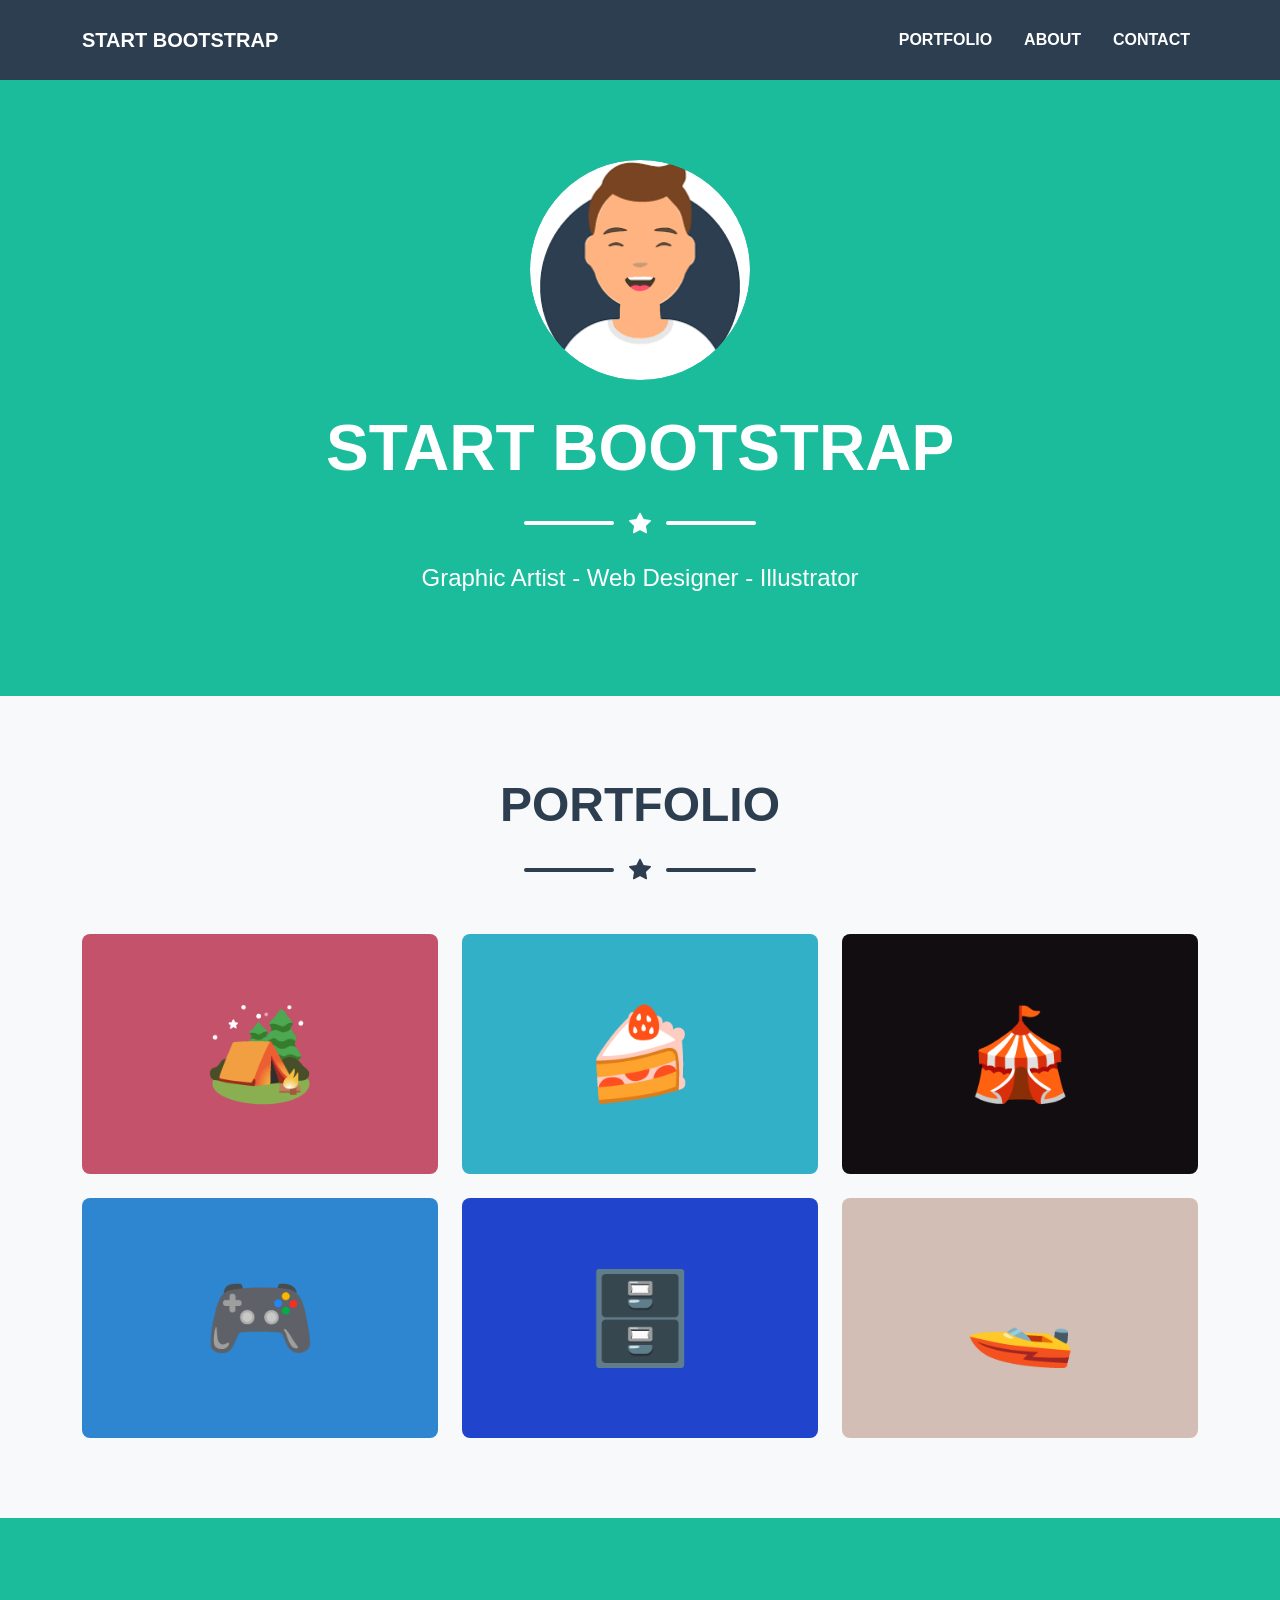
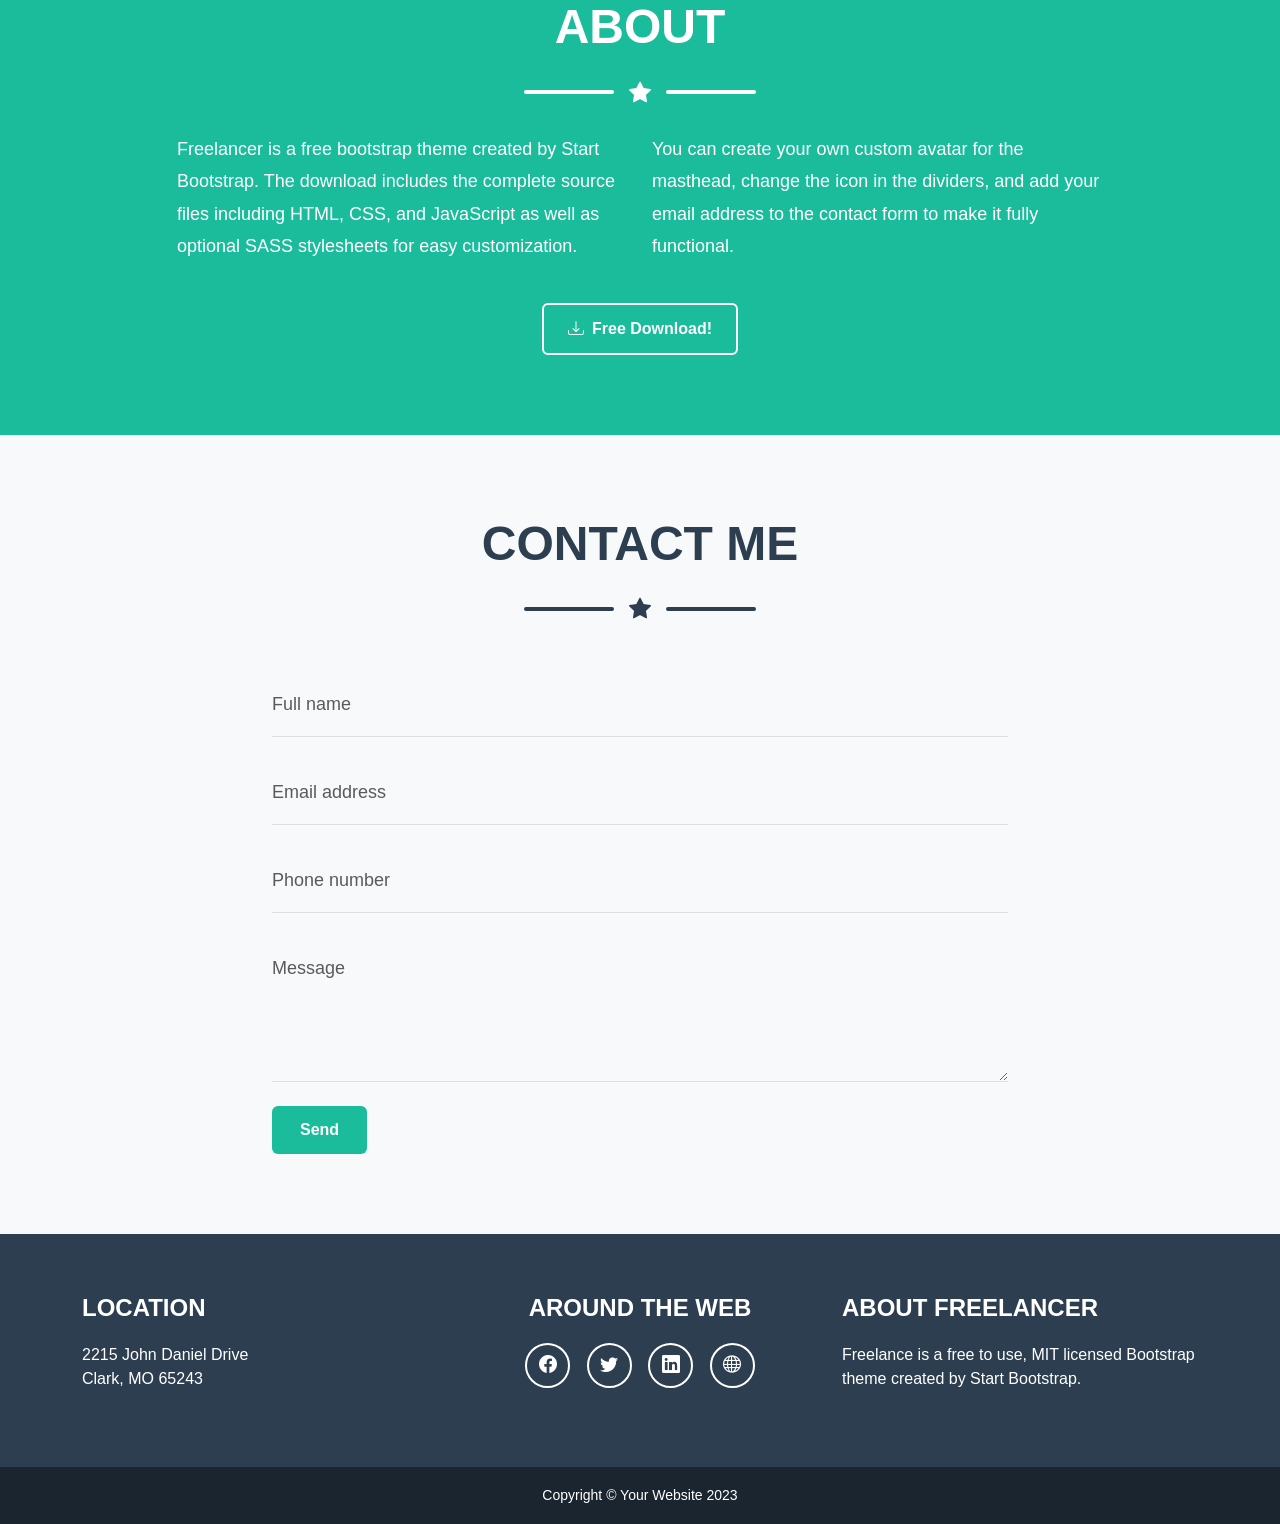
<file: 18-PortfolioPageWithFlex/index.html>
<!DOCTYPE html>
<html lang="en">
<head>
<meta charset="UTF-8" />
<meta name="viewport" content="width=device-width, initial-scale=1.0" />
<title>Start Bootstrap</title>

<link
href="https://cdn.jsdelivr.net/npm/bootstrap@5.3.3/dist/css/bootstrap.min.css"
rel="stylesheet"
/>
<link
rel="stylesheet"
href="https://cdn.jsdelivr.net/npm/bootstrap-icons@1.11.3/font/bootstrap-icons.min.css"
/>
<link rel="stylesheet" href="style.css" />
</head>
<body>

<nav class="navbar navbar-expand-lg">
<div class="container">
    <a class="navbar-brand" href="#">Start Bootstrap</a>

    <button
    class="navbar-toggler bg-light"
    type="button"
    data-bs-toggle="collapse"
    data-bs-target="#navMenu"
    >
    <span class="navbar-toggler-icon"></span>
    </button>

    <div class="collapse navbar-collapse" id="navMenu">
    <ul class="navbar-nav ms-auto gap-lg-3">
        <li class="nav-item"><a class="nav-link" href="#portfolio">Portfolio</a></li>
        <li class="nav-item"><a class="nav-link" href="#about">About</a></li>
        <li class="nav-item"><a class="nav-link" href="#contact">Contact</a></li>
    </ul>
    </div>
</div>
</nav>

<section class="hero">
<div class="container">
    <div class="avatar"><img src="man.png" alt=""></div>
    <h1>START BOOTSTRAP</h1>
    <div class="divider">
    <span class="line"></span>
    <i class="bi bi-star-fill"></i>
    <span class="line"></span>
    </div>

    <p class="hero-text">Graphic Artist - Web Designer - Illustrator</p>
</div>
</section>

<section class="section bg-light" id="portfolio">
<div class="container">
    <h2 class="section-title">Portfolio</h2>

    <div class="divider dark-divider">
    <span class="line"></span>
    <i class="bi bi-star-fill"></i>
    <span class="line"></span>
    </div>

    <div class="row g-4 mt-4">
    <div class="col-md-6 col-lg-4">
        <div class="portfolio-card bg-1">🏕️</div>
    </div>
    <div class="col-md-6 col-lg-4">
        <div class="portfolio-card bg-2">🍰</div>
    </div>
    <div class="col-md-6 col-lg-4">
        <div class="portfolio-card bg-3">🎪</div>
    </div>
    <div class="col-md-6 col-lg-4">
        <div class="portfolio-card bg-4">🎮</div>
    </div>
    <div class="col-md-6 col-lg-4">
        <div class="portfolio-card bg-5">🗄️</div>
    </div>
    <div class="col-md-6 col-lg-4">
        <div class="portfolio-card bg-6">🚤</div>
    </div>
    </div>
</div>
</section>

<section class="section about" id="about">
<div class="container">
    <h2 class="section-title text-white">About</h2>

    <div class="divider">
    <span class="line"></span>
    <i class="bi bi-star-fill"></i>
    <span class="line"></span>
    </div>

    <div class="row justify-content-center mt-4">
    <div class="col-md-5">
        <p>
        Freelancer is a free bootstrap theme created by Start Bootstrap.
        The download includes the complete source files including HTML, CSS,
        and JavaScript as well as optional SASS stylesheets for easy customization.
        </p>
    </div>
    <div class="col-md-5">
        <p>
        You can create your own custom avatar for the masthead, change the
        icon in the dividers, and add your email address to the contact form
        to make it fully functional.
        </p>
    </div>
    </div>

    <div class="text-center mt-4">
    <a href="#" class="btn btn-custom">
        <i class="bi bi-download me-2"></i>Free Download!
    </a>
    </div>
</div>
</section>

<section class="section bg-light" id="contact">
<div class="container">
    <h2 class="section-title">Contact Me</h2>

    <div class="divider dark-divider">
    <span class="line"></span>
    <i class="bi bi-star-fill"></i>
    <span class="line"></span>
    </div>

    <div class="row justify-content-center mt-5">
    <div class="col-lg-8">
        <form class="contact-form">
        <div class="mb-4">
            <input type="text" class="form-control" placeholder="Full name" />
        </div>
        <div class="mb-4">
            <input type="email" class="form-control" placeholder="Email address" />
        </div>
        <div class="mb-4">
            <input type="text" class="form-control" placeholder="Phone number" />
        </div>
        <div class="mb-4">
            <textarea class="form-control" rows="4" placeholder="Message"></textarea>
        </div>
        <button type="submit" class="btn send-btn text-white">Send</button>
        </form>
    </div>
    </div>
</div>
</section>

<footer>
<div class="footer-top">
    <div class="container">
    <div class="row g-4 text-center text-md-start">
        <div class="col-md-4">
        <h4>Location</h4>
        <p>
            2215 John Daniel Drive<br />
            Clark, MO 65243
        </p>
        </div>

        <div class="col-md-4 text-center">
        <h4>Around the Web</h4>
        <div class="social-icons">
            <a href="#"><i class="bi bi-facebook"></i></a>
            <a href="#"><i class="bi bi-twitter"></i></a>
            <a href="#"><i class="bi bi-linkedin"></i></a>
            <a href="#"><i class="bi bi-globe"></i></a>
        </div>
        </div>

        <div class="col-md-4">
        <h4>About Freelancer</h4>
        <p>
            Freelance is a free to use, MIT licensed Bootstrap theme created by
            <a href="#">Start Bootstrap</a>.
        </p>
        </div>
    </div>
    </div>
</div>

<div class="footer-bottom">
    Copyright © Your Website 2023
</div>
</footer>

<script src="https://cdn.jsdelivr.net/npm/bootstrap@5.3.3/dist/js/bootstrap.bundle.min.js"></script>
</body>
</html>
</file>
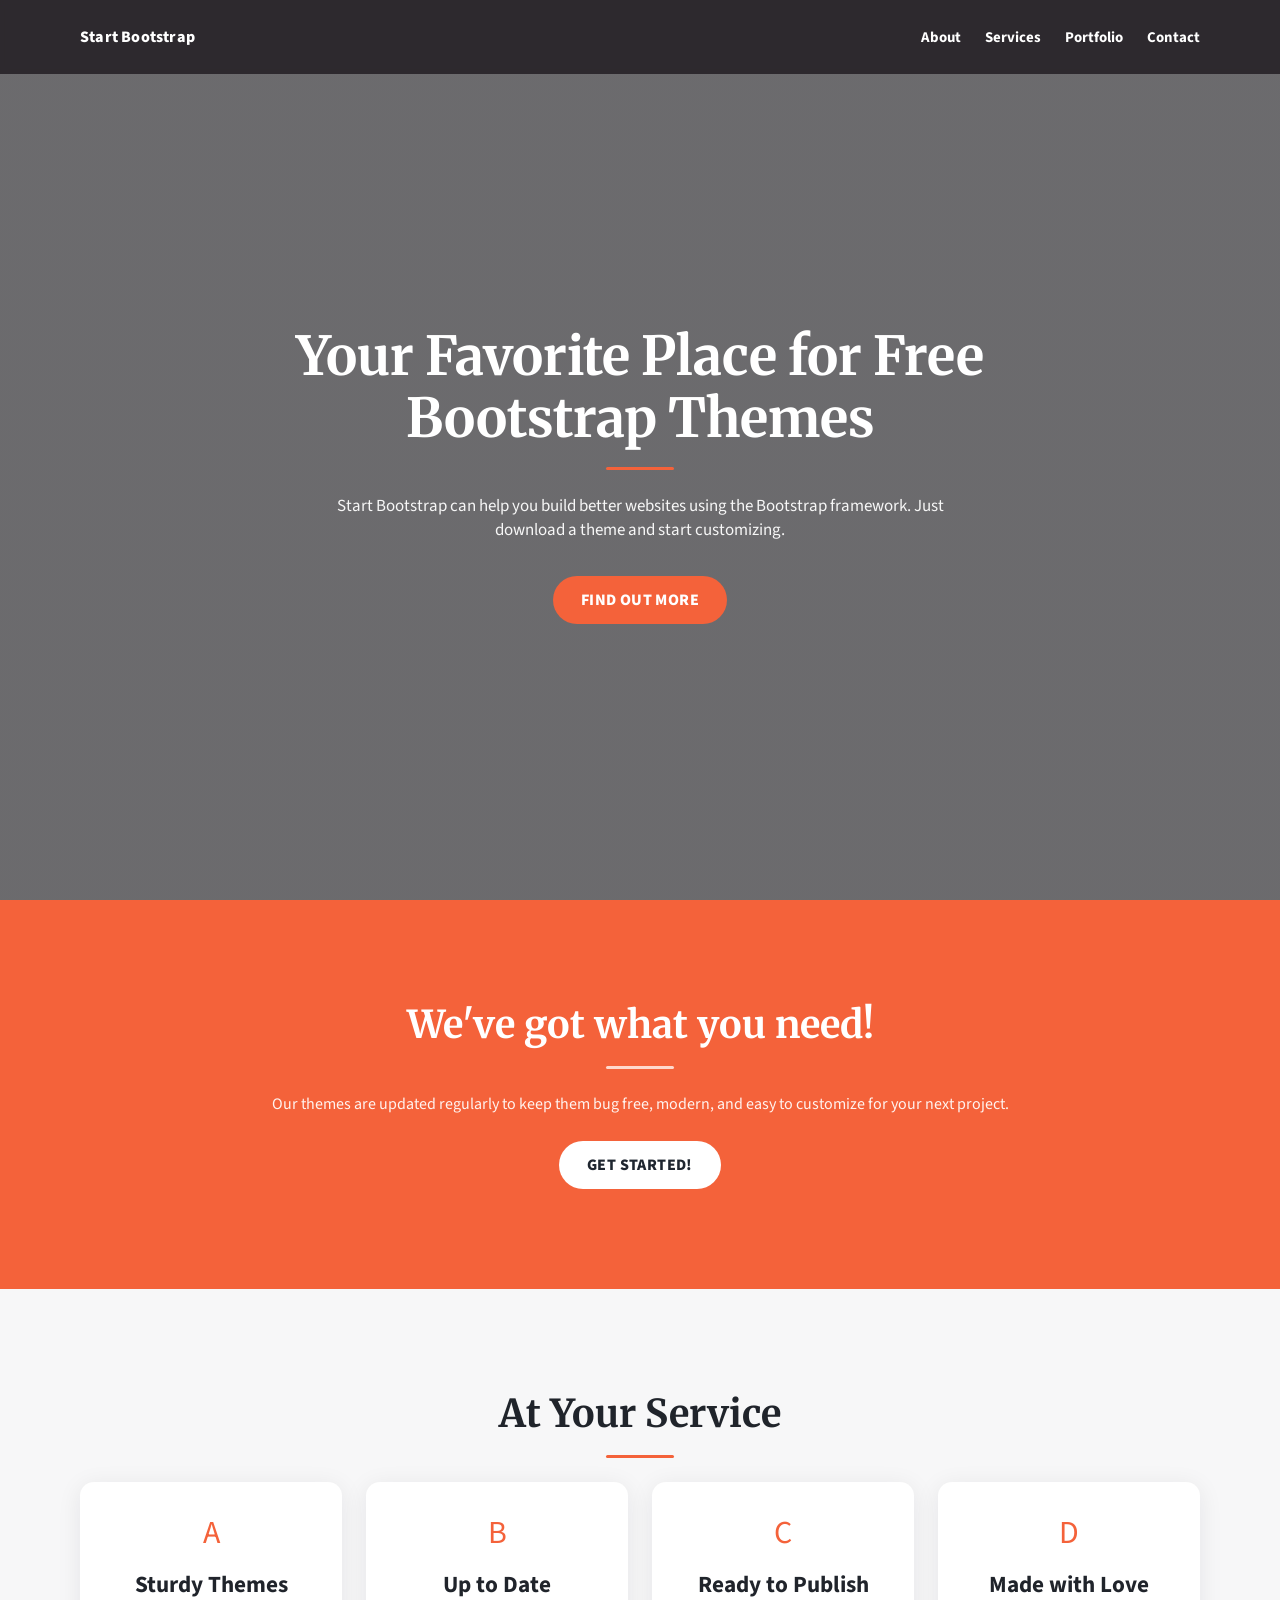
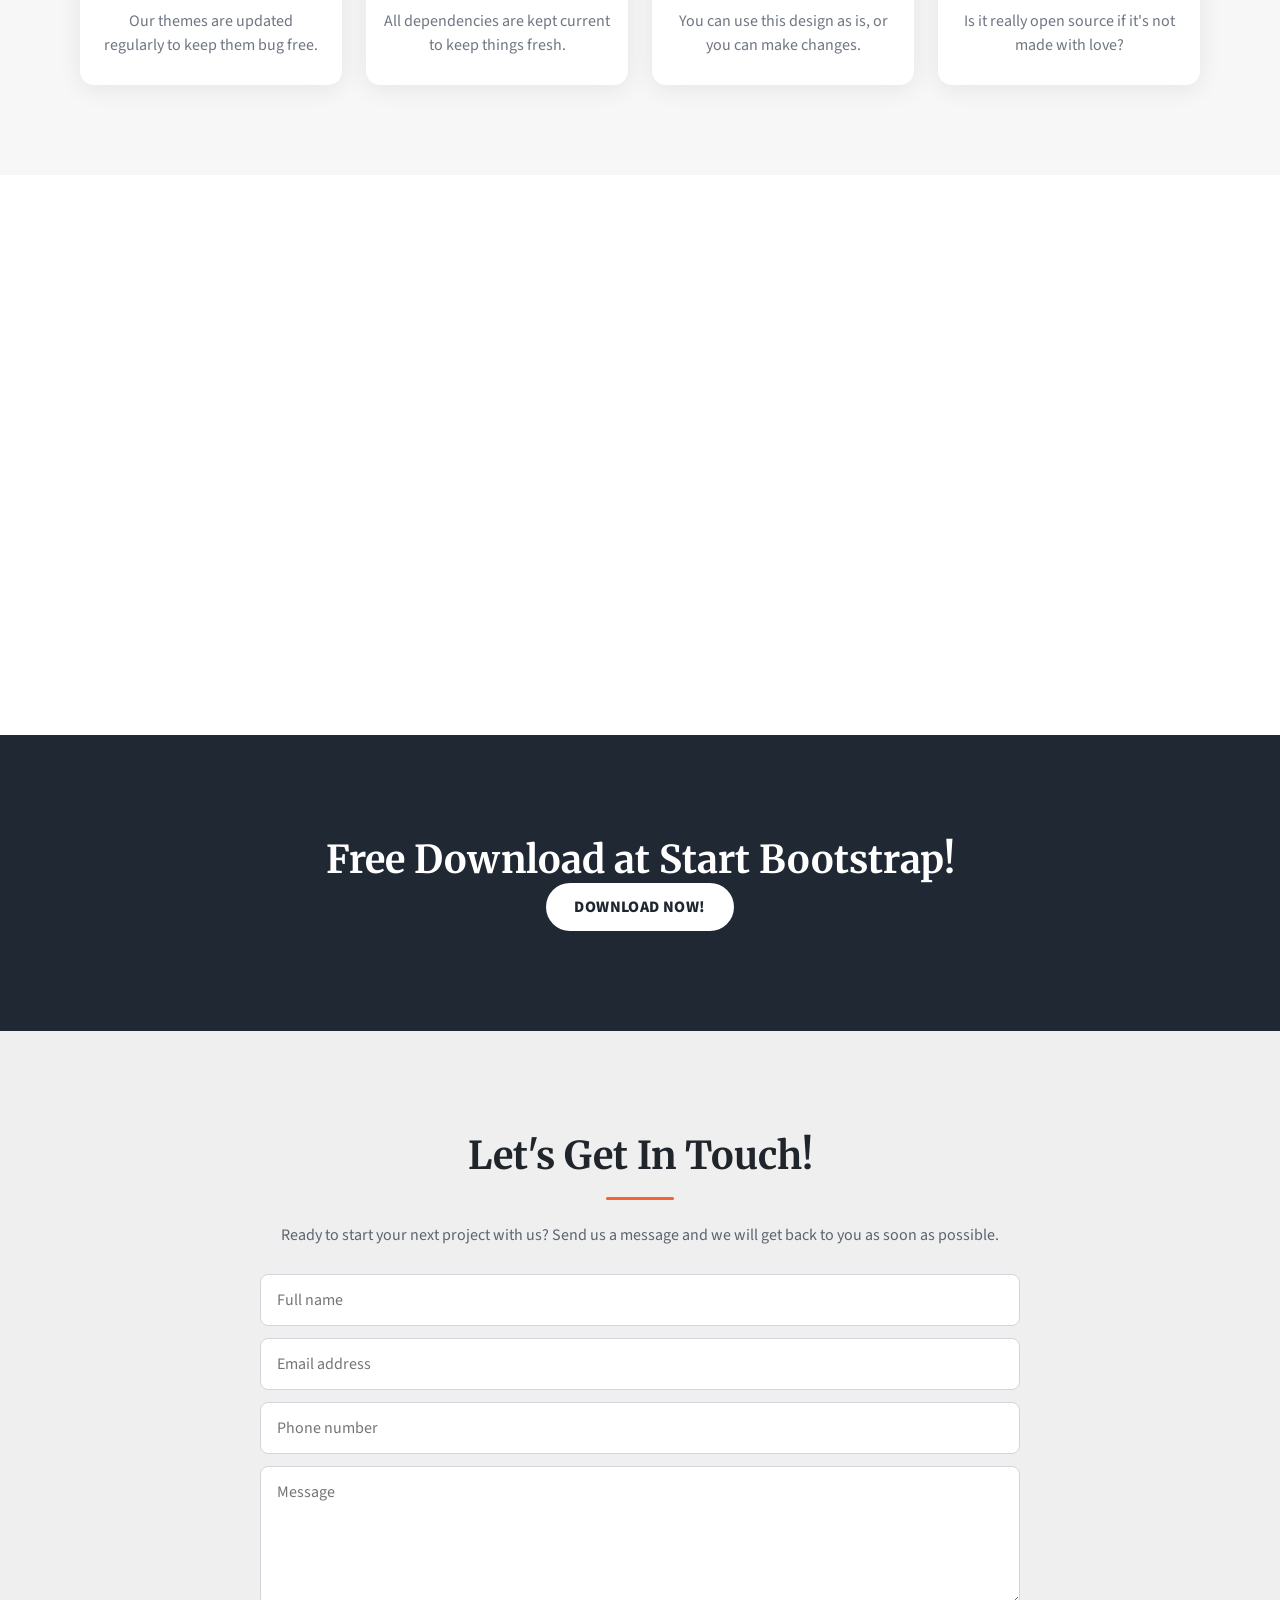
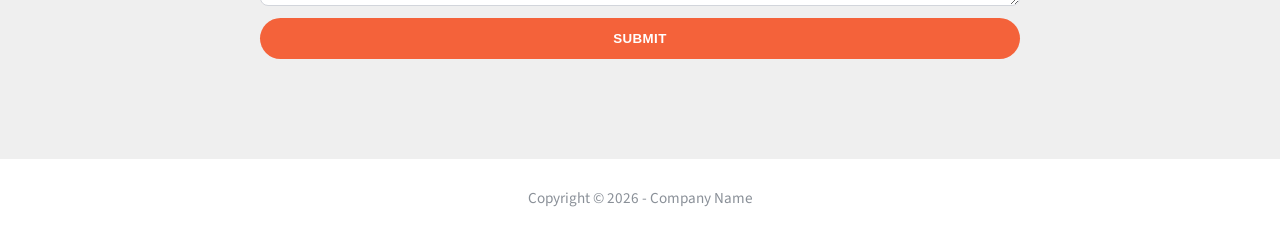
<file: 20-Bootstrap/index.html>
<!DOCTYPE html>
<html lang="en">
  <head>
    <meta charset="UTF-8" />
    <meta name="viewport" content="width=device-width, initial-scale=1.0" />
    <title>Creative Landing</title>
    <link rel="preconnect" href="https://fonts.googleapis.com" />
    <link rel="preconnect" href="https://fonts.gstatic.com" crossorigin />
    <link
      href="https://fonts.googleapis.com/css2?family=Merriweather:wght@300;400;700&family=Source+Sans+3:wght@400;600;700;800&display=swap"
      rel="stylesheet"
    />
    <link rel="stylesheet" href="style.css" />
  </head>
  <body>
    <header class="topbar">
      <nav class="nav container">
        <a class="brand" href="#home">Start Bootstrap</a>
        <input type="checkbox" id="menu-toggle" class="menu-toggle" />
        <label for="menu-toggle" class="hamburger">Menu</label>
        <ul class="nav-links">
          <li><a href="#about">About</a></li>
          <li><a href="#services">Services</a></li>
          <li><a href="#portfolio">Portfolio</a></li>
          <li><a href="#contact">Contact</a></li>
        </ul>
      </nav>
    </header>

    <section id="home" class="hero section">
      <div class="overlay"></div>
      <div class="container hero-content">
        <h1>Your Favorite Place for Free Bootstrap Themes</h1>
        <div class="divider"></div>
        <p>
          Start Bootstrap can help you build better websites using the Bootstrap
          framework. Just download a theme and start customizing.
        </p>
        <a href="#about" class="btn btn-primary">Find Out More</a>
      </div>
    </section>

    <section id="about" class="section about">
      <div class="container content-center">
        <h2>We've got what you need!</h2>
        <div class="divider divider-light"></div>
        <p>
          Our themes are updated regularly to keep them bug free, modern, and
          easy to customize for your next project.
        </p>
        <a href="#services" class="btn btn-light">Get Started!</a>
      </div>
    </section>

    <section id="services" class="section services">
      <div class="container">
        <h2>At Your Service</h2>
        <div class="divider"></div>
        <div class="service-grid">
          <article class="service-card">
            <span class="icon">A</span>
            <h3>Sturdy Themes</h3>
            <p>Our themes are updated regularly to keep them bug free.</p>
          </article>
          <article class="service-card">
            <span class="icon">B</span>
            <h3>Up to Date</h3>
            <p>All dependencies are kept current to keep things fresh.</p>
          </article>
          <article class="service-card">
            <span class="icon">C</span>
            <h3>Ready to Publish</h3>
            <p>You can use this design as is, or you can make changes.</p>
          </article>
          <article class="service-card">
            <span class="icon">D</span>
            <h3>Made with Love</h3>
            <p>Is it really open source if it's not made with love?</p>
          </article>
        </div>
      </div>
    </section>

    <section id="portfolio" class="section portfolio">
      <div class="portfolio-grid">
        <article class="portfolio-item p1">
          <div class="portfolio-caption">
            <p class="label">Category</p>
            <h4>Project Name</h4>
            <button type="button" class="portfolio-btn">Project Name</button>
          </div>
        </article>
        <article class="portfolio-item p2">
          <div class="portfolio-caption">
            <p class="label">Category</p>
            <h4>Project Name</h4>
            <button type="button" class="portfolio-btn">Project Name</button>
          </div>
        </article>
        <article class="portfolio-item p3">
          <div class="portfolio-caption">
            <p class="label">Category</p>
            <h4>Project Name</h4>
            <button type="button" class="portfolio-btn">Project Name</button>
          </div>
        </article>
        <article class="portfolio-item p4">
          <div class="portfolio-caption">
            <p class="label">Category</p>
            <h4>Project Name</h4>
            <button type="button" class="portfolio-btn">Project Name</button>
          </div>
        </article>
        <article class="portfolio-item p5">
          <div class="portfolio-caption">
            <p class="label">Category</p>
            <h4>Project Name</h4>
            <button type="button" class="portfolio-btn">Project Name</button>
          </div>
        </article>
        <article class="portfolio-item p6">
          <div class="portfolio-caption">
            <p class="label">Category</p>
            <h4>Project Name</h4>
            <button type="button" class="portfolio-btn">Project Name</button>
          </div>
        </article>
      </div>
    </section>

    <section class="section cta">
      <div class="container content-center">
        <h2>Free Download at Start Bootstrap!</h2>
        <a href="#contact" class="btn btn-light">Download Now!</a>
      </div>
    </section>

    <section id="contact" class="section contact">
      <div class="container contact-wrap">
        <h2>Let's Get In Touch!</h2>
        <div class="divider"></div>
        <p>
          Ready to start your next project with us? Send us a message and we
          will get back to you as soon as possible.
        </p>
        <form class="contact-form">
          <input type="text" placeholder="Full name" />
          <input type="email" placeholder="Email address" />
          <input type="tel" placeholder="Phone number" />
          <textarea rows="5" placeholder="Message"></textarea>
          <button type="submit" class="btn btn-primary btn-block">Submit</button>
        </form>
      </div>
    </section>

    <footer class="footer">
      <p>Copyright © 2026 - Company Name</p>
    </footer>
  </body>
</html>
</file>
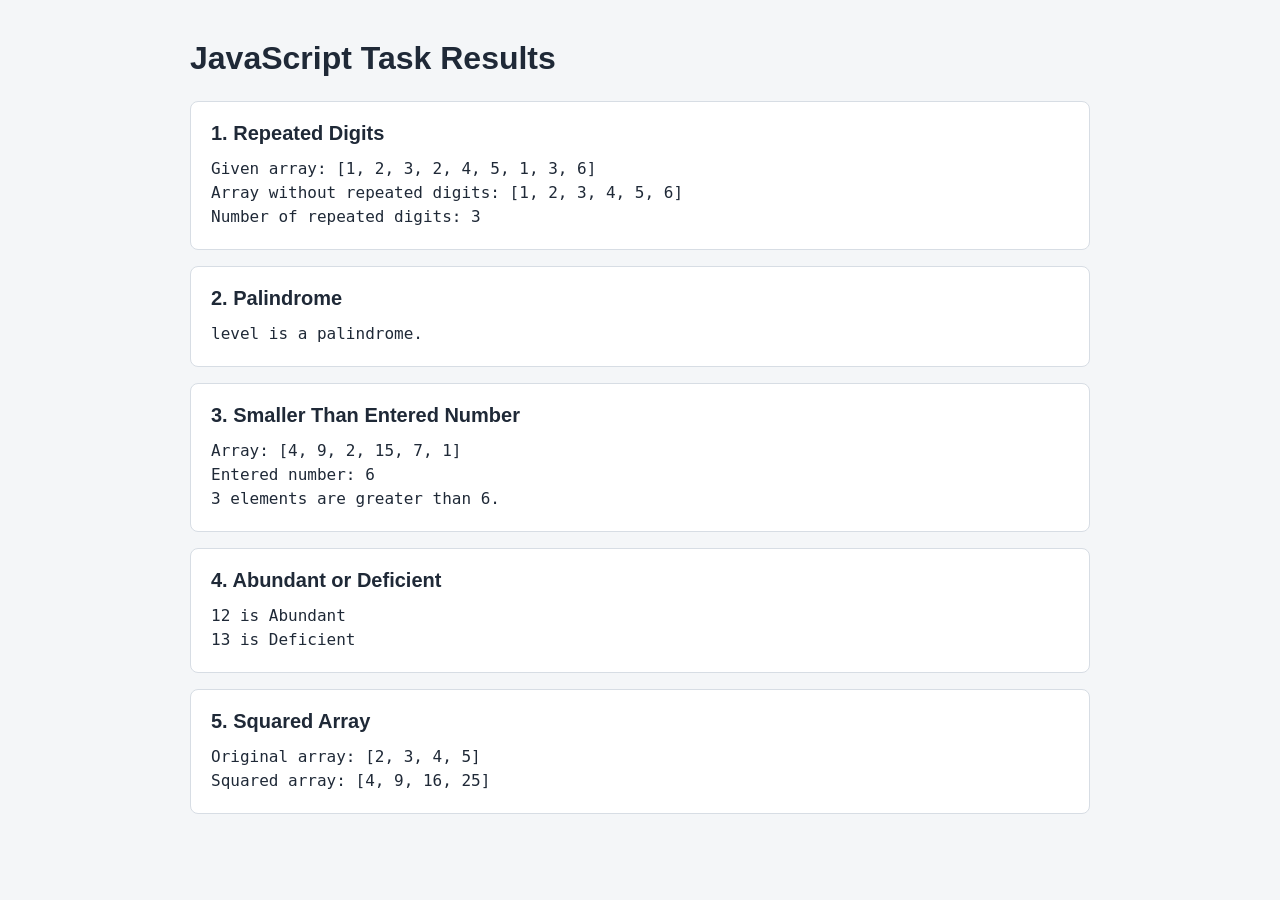
<file: 21-DatatypesArrayObjectLoopsFunctio/index.html>
<!DOCTYPE html>
<html lang="en">
  <head>
    <meta charset="UTF-8" />
    <meta name="viewport" content="width=device-width, initial-scale=1.0" />
    <title>JavaScript Task Results</title>
    <style>
      body {
        margin: 0;
        font-family: Arial, sans-serif;
        background: #f4f6f8;
        color: #1f2937;
      }

      main {
        width: min(900px, calc(100% - 32px));
        margin: 40px auto;
      }

      h1 {
        margin-bottom: 24px;
        font-size: 32px;
      }

      section {
        margin-bottom: 16px;
        padding: 20px;
        border: 1px solid #d7dde4;
        border-radius: 8px;
        background: #ffffff;
      }

      h2 {
        margin: 0 0 12px;
        font-size: 20px;
      }

      pre {
        margin: 0;
        white-space: pre-wrap;
        font-size: 16px;
        line-height: 1.5;
      }
    </style>
  </head>
  <body>
    <main>
      <h1>JavaScript Task Results</h1>

      <section>
        <h2>1. Repeated Digits</h2>
        <pre id="repeated-digits"></pre>
      </section>

      <section>
        <h2>2. Palindrome</h2>
        <pre id="palindrome"></pre>
      </section>

      <section>
        <h2>3. Smaller Than Entered Number</h2>
        <pre id="smaller-than"></pre>
      </section>

      <section>
        <h2>4. Abundant or Deficient</h2>
        <pre id="abundant-deficient"></pre>
      </section>

      <section>
        <h2>5. Squared Array</h2>
        <pre id="squared-array"></pre>
      </section>
    </main>

    <script src="tasks.js"></script>
  </body>
</html>
</file>
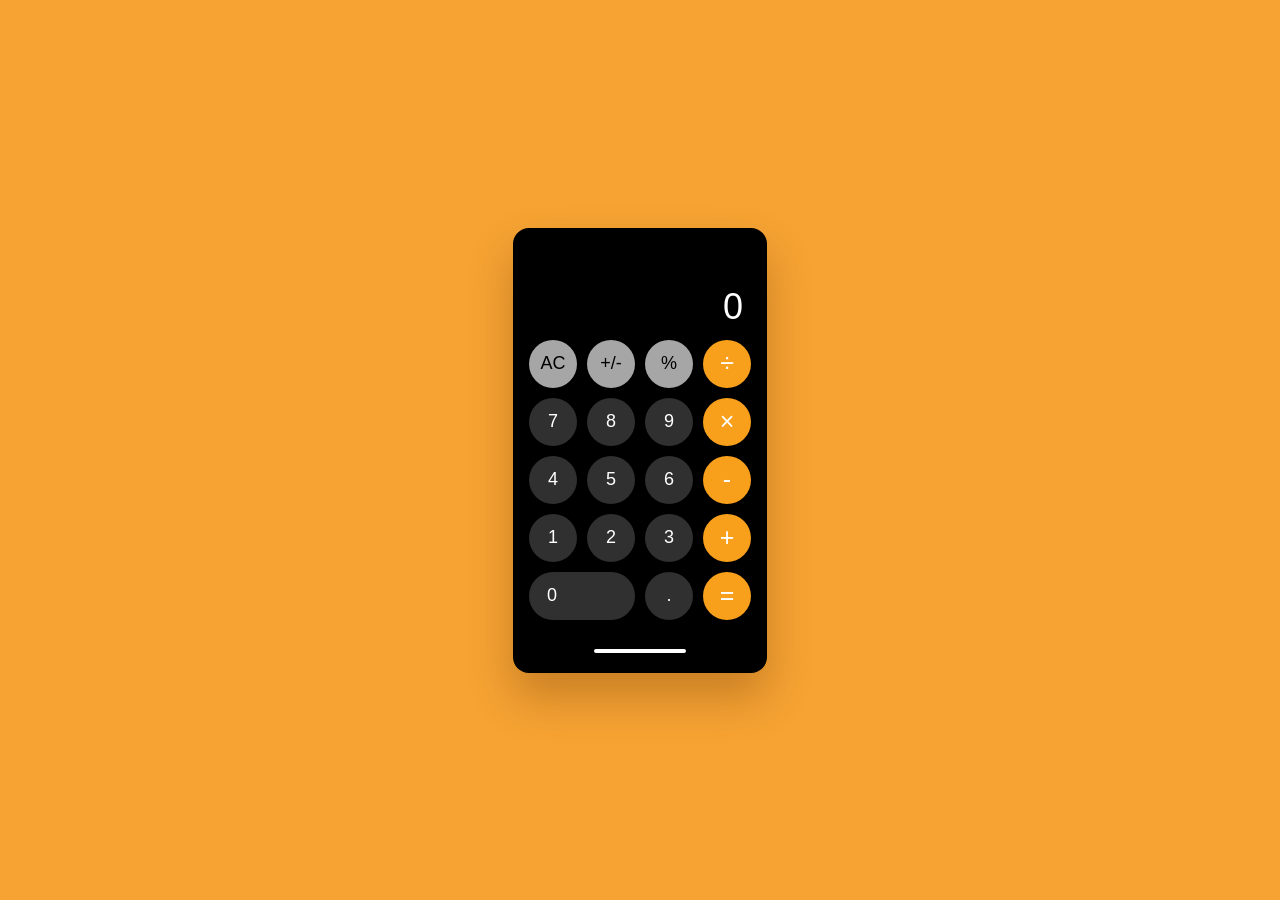
<file: 23-DomEventsBOM/index.html>
<!DOCTYPE html>
<html lang="en">
<head>
  <meta charset="UTF-8">
  <meta name="viewport" content="width=device-width, initial-scale=1.0">
  <title>Calculator Design</title>
  <link rel="stylesheet" href="style.css">
</head>
<body>
  <main class="page">
    <div id="calculator-root"></div>
  </main>

  <script src="script.js"></script>
</body>
</html>
</file>
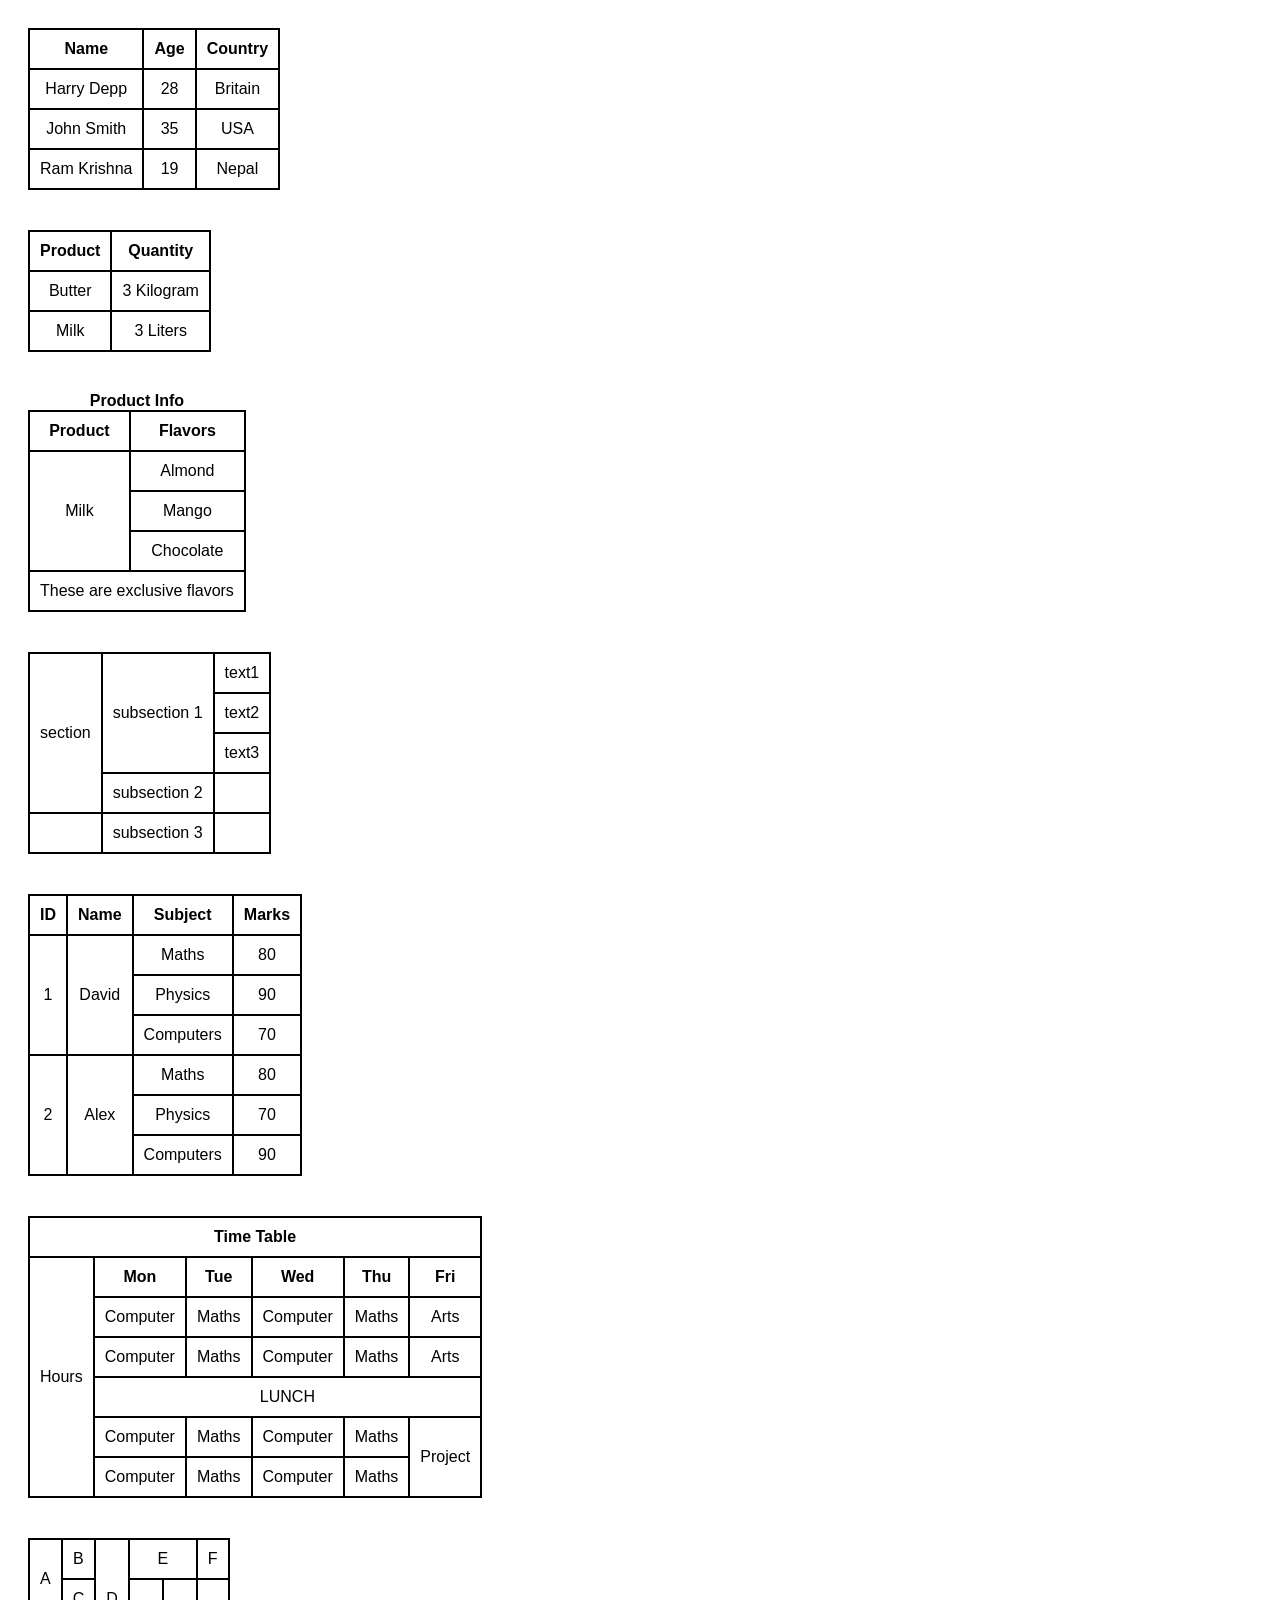
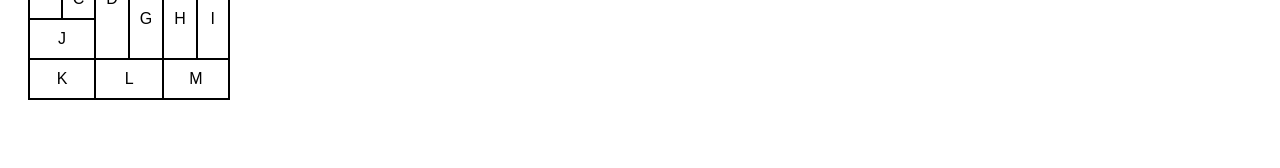
<file: 16-Tables/table.html>
<!DOCTYPE html>
<html lang="en">
<head>
<meta charset="UTF-8">
<title>HTML Tables</title>
<style>
    body{
        font-family: Arial, sans-serif;
        padding: 20px;
    }
    table{
        border-collapse: collapse;
        margin-bottom: 40px;
    }
    th, td{
        border: 2px solid black;
        padding: 10px;
        text-align: center;
    }
</style>
</head>
<body>


<table>
    <tr>
        <th>Name</th>
        <th>Age</th>
        <th>Country</th>
    </tr>
    <tr>
        <td>Harry Depp</td>
        <td>28</td>
        <td>Britain</td>
    </tr>
    <tr>
        <td>John Smith</td>
        <td>35</td>
        <td>USA</td>
    </tr>
    <tr>
        <td>Ram Krishna</td>
        <td>19</td>
        <td>Nepal</td>
    </tr>
</table>


<table>
    <tr>
        <th>Product</th>
        <th>Quantity</th>
    </tr>
    <tr>
        <td>Butter</td>
        <td>3 Kilogram</td>
    </tr>
    <tr>
        <td>Milk</td>
        <td>3 Liters</td>
    </tr>
</table>

<table>
    <caption><b>Product Info</b></caption>
    <tr>
        <th>Product</th>
        <th>Flavors</th>
    </tr>
    <tr>
        <td rowspan="3">Milk</td>
        <td>Almond</td>
    </tr>
    <tr>
        <td>Mango</td>
    </tr>
    <tr>
        <td>Chocolate</td>
    </tr>
    <tr>
        <td colspan="2">These are exclusive flavors</td>
    </tr>
</table>


<table>
    <tr>
        <td rowspan="4">section</td>
        <td rowspan="3">subsection 1</td>
        <td>text1</td>
    </tr>
    <tr>
        <td>text2</td>
    </tr>
    <tr>
        <td>text3</td>
    </tr>
    <tr>
        <td>subsection 2</td>
        <td></td>
    </tr>
    <tr>
        <td></td>
        <td>subsection 3</td>
        <td></td>
    </tr>
</table>


<table>
    <tr>
        <th>ID</th>
        <th>Name</th>
        <th>Subject</th>
        <th>Marks</th>
    </tr>

    <tr>
        <td rowspan="3">1</td>
        <td rowspan="3">David</td>
        <td>Maths</td>
        <td>80</td>
    </tr>
    <tr>
        <td>Physics</td>
        <td>90</td>
    </tr>
    <tr>
        <td>Computers</td>
        <td>70</td>
    </tr>

    <tr>
        <td rowspan="3">2</td>
        <td rowspan="3">Alex</td>
        <td>Maths</td>
        <td>80</td>
    </tr>
    <tr>
        <td>Physics</td>
        <td>70</td>
    </tr>
    <tr>
        <td>Computers</td>
        <td>90</td>
    </tr>
</table>


<table>
    <tr>
        <th colspan="6">Time Table</th>
    </tr>
    <tr>
        <td rowspan="6">Hours</td>
        <th>Mon</th>
        <th>Tue</th>
        <th>Wed</th>
        <th>Thu</th>
        <th>Fri</th>
    </tr>
    <tr>
        <td>Computer</td>
        <td>Maths</td>
        <td>Computer</td>
        <td>Maths</td>
        <td>Arts</td>
    </tr>
    <tr>
        <td>Computer</td>
        <td>Maths</td>
        <td>Computer</td>
        <td>Maths</td>
        <td>Arts</td>
    </tr>
    <tr>
        <td colspan="5">LUNCH</td>
    </tr>
    <tr>
        <td>Computer</td>
        <td>Maths</td>
        <td>Computer</td>
        <td>Maths</td>
        <td rowspan="2">Project</td>
    </tr>
    <tr>
        <td>Computer</td>
        <td>Maths</td>
        <td>Computer</td>
        <td>Maths</td>
    </tr>
</table>

<table>
    <tr>
        <td rowspan="2">A</td>
        <td>B</td>
        <td rowspan="3">D</td>
        <td colspan="2">E</td>
        <td>F</td>
    </tr>

    <tr>
        <td>C</td>
        <td rowspan="2">G</td>
        <td rowspan="2">H</td>
        <td rowspan="2">I</td>
    </tr>

    <tr>
        <td colspan="2">J</td>
    </tr>

    <tr>
        <td colspan="2">K</td>
        <td colspan="2">L</td>
        <td colspan="2">M</td>
    </tr>
</table>

</body>
</html>
</file>
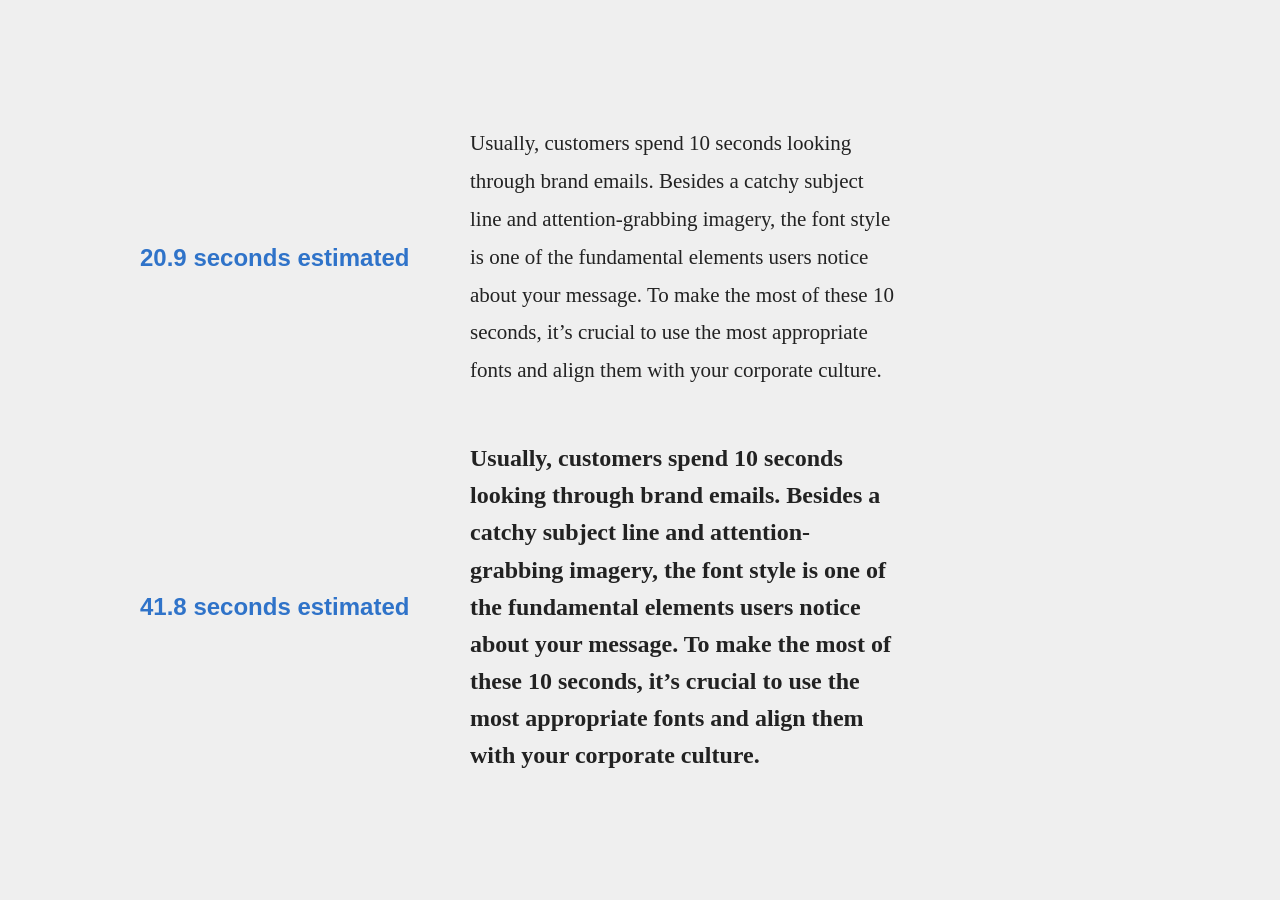
<file: 17-CssIntroBoxModelTextFontIcons/index2.html>
<!DOCTYPE html>
<html lang="en">
<head>
    <meta charset="UTF-8">
    <meta name="viewport" content="width=device-width, initial-scale=1.0">
    <title>Document</title>
    <link rel="stylesheet" href="style2.css">
</head>
<body>
    <main class="comparison">
        <div class="row">
          <div class="time">20.9 seconds estimated</div>
          <div class="sample sample-clean">
            Usually, customers spend 10 seconds looking through brand emails.
            Besides a catchy subject line and attention-grabbing imagery, the font
            style is one of the fundamental elements users notice about your
            message. To make the most of these 10 seconds, it’s crucial to use the
            most appropriate fonts and align them with your corporate culture.
          </div>
        </div>
    
        <div class="row">
          <div class="time">41.8 seconds estimated</div>
          <div class="sample sample-script">
            Usually, customers spend 10 seconds looking through brand emails.
            Besides a catchy subject line and attention-grabbing imagery, the font
            style is one of the fundamental elements users notice about your
            message. To make the most of these 10 seconds, it’s crucial to use the
            most appropriate fonts and align them with your corporate culture.
          </div>
        </div>
      </main>
</body>
</html>
</file>
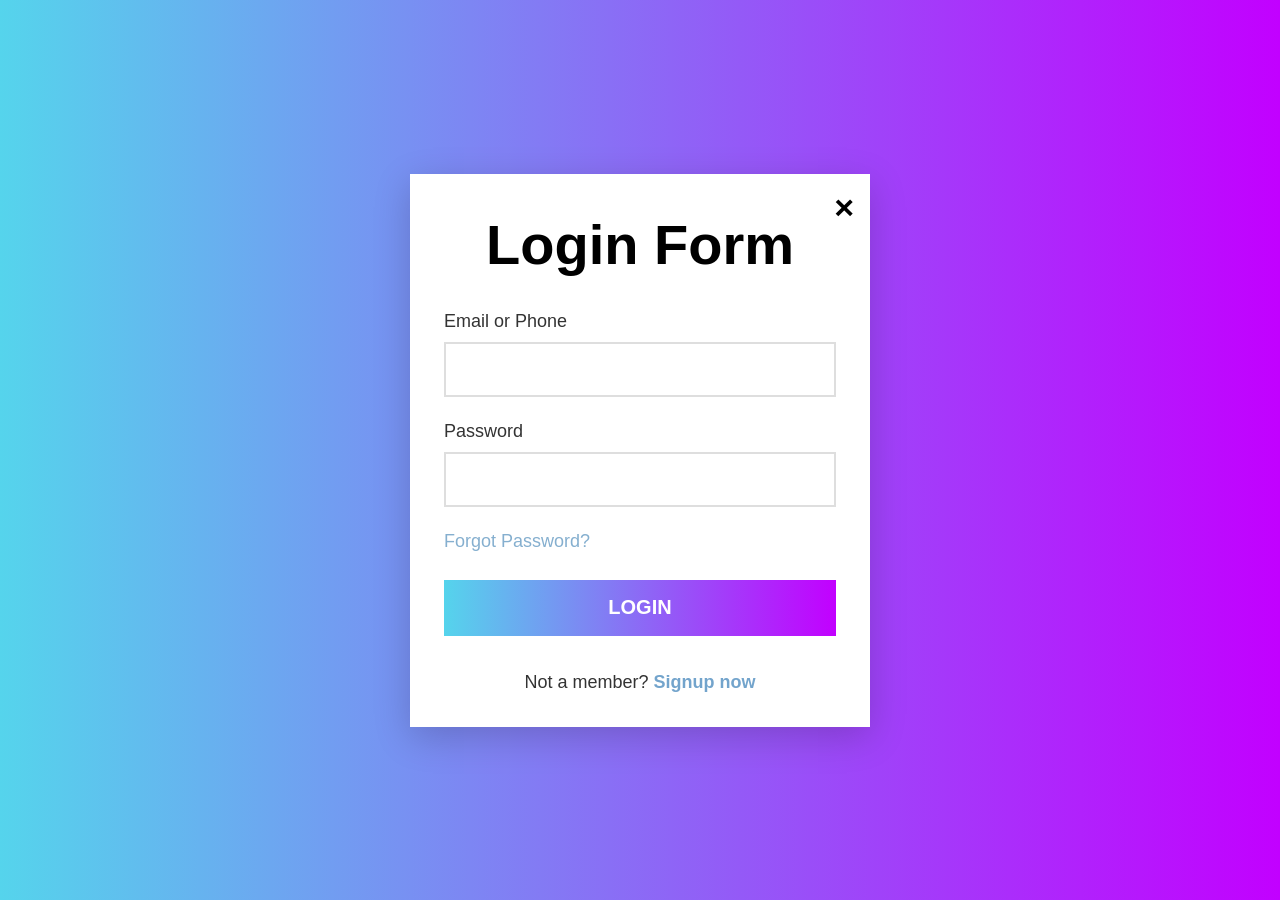
<file: 17-CssIntroBoxModelTextFontIcons/index3.html>
<!DOCTYPE html>
<html lang="en">
<head>
    <meta charset="UTF-8">
    <meta name="viewport" content="width=device-width, initial-scale=1.0">
    <title>Document</title>
    <link rel="stylesheet" href="style3.css">
</head>
<body>
    <div class="background"></div>

<section class="login-card">
<button class="close-btn" aria-label="Close">×</button>
<h1>Login Form</h1>

<form>
    <label for="email">Email or Phone</label>
    <input type="text" id="email" />

    <label for="password">Password</label>
    <input type="password" id="password" />

    <a href="#" class="forgot">Forgot Password?</a>

    <button type="submit" class="login-btn">LOGIN</button>
</form>

<p class="signup-text">Not a member? <a href="#">Signup now</a></p>
</section>
</body>
</html>
</file>
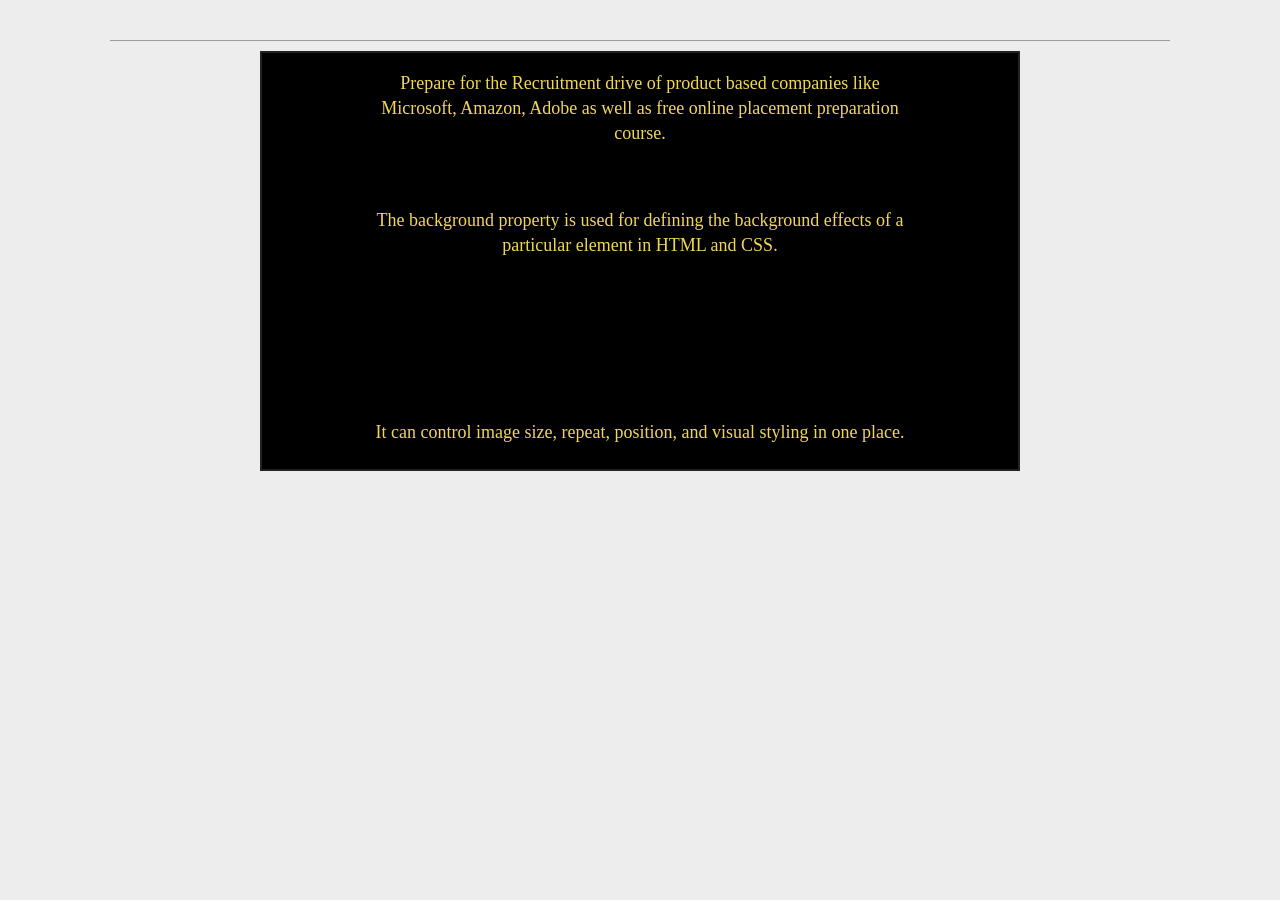
<file: 17-CssIntroBoxModelTextFontIcons/index4.html>
<!DOCTYPE html>
<html lang="en">
<head>
<meta charset="UTF-8">
<meta name="viewport" content="width=device-width, initial-scale=1.0">
<title>Document</title>
<link rel="stylesheet" href="style4.css">
</head>
<body>
    <section class="page">
        <div class="top-line"></div>
    
        <div class="hero">
          <div class="bg"></div>
          <div class="dark-layer"></div>
    
          <div class="text text-top">
            Prepare for the Recruitment drive of product based companies like Microsoft,
            Amazon, Adobe as well as free online placement preparation course.
          </div>
    
          <div class="text text-center">
            The background property is used for defining the background effects of a
            particular element in HTML and CSS.
          </div>
    
          <div class="text text-bottom">
            It can control image size, repeat, position, and visual styling in one place.
          </div>
        </div>
      </section>
</body>
</html>
</file>
<file: 18-PortfolioPageWithFlex/style.css>
body {
margin: 0;
font-family: Arial, sans-serif;
background-color: #f3f3f3;
color: #2c3e50;
}

.navbar {
background-color: #2c3e50;
padding: 20px 0;
}

.navbar-brand,
.nav-link {
color: white !important;
font-weight: 700;
text-transform: uppercase;
}

.hero {
background-color: #1abc9c;
color: white;
text-align: center;
padding: 80px 0 100px;
}

.avatar {
    width: 220px;
    height: 220px;
    margin: 0 auto 30px;
    border-radius: 50%;
    overflow: hidden;
    background: transparent;
}


.avatar img {
    width: 220px;
    height: 220px;
    object-fit: cover;
    border-radius: 50%;
    display: block;
    background: transparent;
}

.hero h1 {
font-size: 64px;
font-weight: 800;
margin-bottom: 20px;
}

.hero-text {
font-size: 24px;
margin: 0;
}

.section {
padding: 80px 0;
}

.section-title {
text-align: center;
font-size: 48px;
font-weight: 800;
text-transform: uppercase;
margin-bottom: 10px;
}

.divider {
display: flex;
justify-content: center;
align-items: center;
gap: 15px;
color: white;
margin: 20px 0;
}

.dark-divider {
color: #2c3e50;
}

.divider .line {
width: 90px;
height: 4px;
background-color: currentColor;
border-radius: 20px;
}

.divider i {
font-size: 22px;
}

.portfolio-card {
height: 240px;
border-radius: 8px;
display: flex;
align-items: center;
justify-content: center;
font-size: 90px;
color: white;
}

.bg-1 {
background-color: #c4526b;
}

.bg-2 {
background-color: #31b0c7;
}

.bg-3 {
background-color: #120d10;
}

.bg-4 {
background-color: #2e86d1;
}

.bg-5 {
background-color: #2045cc;
}

.bg-6 {
background-color: #d2beb4;
color: #2c3e50;
}

.about {
background-color: #1abc9c;
color: white;
}

.about p {
font-size: 18px;
line-height: 1.8;
}

.btn-custom {
border: 2px solid white;
color: white;
padding: 12px 24px;
font-weight: 600;
}

.btn-custom:hover {
background-color: white;
color: #1abc9c;
}

.contact-form .form-control {
border: none;
border-bottom: 1px solid #ddd;
border-radius: 0;
padding: 18px 0;
font-size: 18px;
background: transparent;
box-shadow: none !important;
}

.send-btn {
background-color: #1abc9c;
border: none;
padding: 12px 28px;
font-weight: 600;
}

.send-btn:hover {
background-color: #17a589;
}

.footer-top {
background-color: #2c3e50;
color: white;
padding: 60px 0;
}

.footer-top h4 {
text-transform: uppercase;
font-weight: 700;
margin-bottom: 20px;
}

.footer-top p,
.footer-top a {
color: white;
text-decoration: none;
}

.social-icons a {
width: 45px;
height: 45px;
border: 2px solid white;
color: white;
border-radius: 50%;
display: inline-flex;
align-items: center;
justify-content: center;
margin: 0 6px;
font-size: 18px;
}

.social-icons a:hover {
background-color: white;
color: #2c3e50;
}

.footer-bottom {
background-color: #1a252f;
color: white;
text-align: center;
padding: 18px 0;
font-size: 14px;
}

@media (max-width: 768px) {
.hero h1 {
    font-size: 40px;
}

.section-title {
    font-size: 34px;
}

.hero-text {
    font-size: 18px;
}

.portfolio-card {
    height: 200px;
    font-size: 70px;
}
}
</file>
<file: 20-Bootstrap/style.css>
:root {
  --accent: #f4623a;
  --accent-strong: #e8562f;
  --text-dark: #20242b;
  --text-soft: #6f7682;
  --bg-light: #f7f7f8;
  --bg-dark: #202833;
  --max-width: 1120px;
}

* {
  box-sizing: border-box;
  margin: 0;
  padding: 0;
}

html {
  scroll-behavior: smooth;
}

body {
  font-family: "Source Sans 3", sans-serif;
  color: var(--text-dark);
  background: #fff;
}

.container {
  width: min(92%, var(--max-width));
  margin: 0 auto;
}

.section {
  scroll-margin-top: 82px;
}

.topbar {
  position: fixed;
  inset: 0 0 auto 0;
  z-index: 200;
  background: rgba(30, 26, 30, 0.8);
  backdrop-filter: blur(3px);
}

.nav {
  min-height: 74px;
  display: flex;
  align-items: center;
  justify-content: space-between;
  gap: 16px;
}

.brand {
  color: #ffffff;
  text-decoration: none;
  font-weight: 800;
  letter-spacing: 0.2px;
}

.menu-toggle {
  display: none;
}

.hamburger {
  display: none;
  color: #ffffff;
  font-weight: 700;
  border: 1px solid rgba(255, 255, 255, 0.6);
  border-radius: 8px;
  padding: 8px 12px;
}

.nav-links {
  list-style: none;
  display: flex;
  align-items: center;
  gap: 24px;
}

.nav-links a {
  color: #ffffff;
  text-decoration: none;
  font-weight: 700;
  font-size: 0.93rem;
  transition: color 0.2s ease;
}

.nav-links a:hover {
  color: #ffe6df;
}

.hero {
  min-height: 100vh;
  position: relative;
  isolation: isolate;
  display: flex;
  align-items: center;
  background:
    linear-gradient(rgba(24, 23, 27, 0.64), rgba(24, 23, 27, 0.64)),
    url("https://startbootstrap.github.io/startbootstrap-creative/assets/img/bg-masthead.jpg")
      center / cover no-repeat;
  padding: 130px 0 80px;
}

.overlay {
  position: absolute;
  inset: 0;
  pointer-events: none;
}

.hero-content {
  max-width: 760px;
  color: #fff;
  text-align: center;
}

.hero h1 {
  font-family: "Merriweather", serif;
  font-size: clamp(2rem, 4.2vw, 3.7rem);
  line-height: 1.15;
}

.divider {
  width: 68px;
  height: 3px;
  border-radius: 99px;
  margin: 18px auto 24px;
  background: var(--accent);
}

.divider-light {
  background: #ffd8cc;
}

.hero p {
  color: #f7f7f7;
  font-size: 1.06rem;
  max-width: 650px;
  margin: 0 auto 34px;
}

.btn {
  display: inline-block;
  text-decoration: none;
  border: 0;
  cursor: pointer;
  border-radius: 999px;
  padding: 13px 28px;
  font-weight: 800;
  text-transform: uppercase;
  letter-spacing: 0.4px;
}

.btn-primary {
  background: var(--accent);
  color: #fff;
}

.btn-primary:hover {
  background: var(--accent-strong);
}

.btn-light {
  background: #fff;
  color: #1f2630;
  gap: 10px;
}

.btn-light:hover {
  background: #f2f2f2;
}

.btn-block {
  width: 100%;
}

.about {
  padding: 100px 0;
  background: var(--accent);
  color: #fff;
}

.content-center {
  text-align: center;
  gap: 10px;
}

.about h2,
.services h2,
.cta h2,
.contact h2 {
  font-family: "Merriweather", serif;
  font-size: clamp(1.9rem, 3vw, 2.55rem);
}

.about p {
  max-width: 740px;
  margin: 0 auto 26px;
  color: #fff3ef;
}

.services {
  padding: 100px 0 90px;
  background: var(--bg-light);
  text-align: center;
}

.service-grid {
  margin-top: 24px;
  display: grid;
  grid-template-columns: repeat(4, minmax(190px, 1fr));
  gap: 24px;
}

.service-card {
  background: #ffffff;
  border-radius: 14px;
  padding: 28px 18px;
  box-shadow: 0 4px 24px rgba(21, 26, 34, 0.08);
}

.icon {
  font-size: 2rem;
  display: inline-block;
  color: var(--accent);
  margin-bottom: 12px;
}

.service-card h3 {
  margin-bottom: 8px;
  font-size: 1.45rem;
}

.service-card p {
  color: var(--text-soft);
  line-height: 1.5;
}

.portfolio-grid {
  display: grid;
  grid-template-columns: repeat(3, minmax(220px, 1fr));
}

.portfolio-item {
  min-height: 280px;
  background-size: cover;
  background-position: center;
  position: relative;
  overflow: hidden;
}

.portfolio-item.p1 {
  background-image: url("https://startbootstrap.github.io/startbootstrap-creative/assets/img/portfolio/thumbnails/1.jpg");
}

.portfolio-item.p2 {
  background-image: url("https://startbootstrap.github.io/startbootstrap-creative/assets/img/portfolio/thumbnails/2.jpg");
}

.portfolio-item.p3 {
  background-image: url("https://startbootstrap.github.io/startbootstrap-creative/assets/img/portfolio/thumbnails/3.jpg");
}

.portfolio-item.p4 {
  background-image: url("https://startbootstrap.github.io/startbootstrap-creative/assets/img/portfolio/thumbnails/4.jpg");
}

.portfolio-item.p5 {
  background-image: url("https://startbootstrap.github.io/startbootstrap-creative/assets/img/portfolio/thumbnails/5.jpg");
}

.portfolio-item.p6 {
  background-image: url("https://startbootstrap.github.io/startbootstrap-creative/assets/img/portfolio/thumbnails/6.jpg");
}

.portfolio-caption {
  position: absolute;
  inset: 0;
  display: flex;
  flex-direction: column;
  align-items: center;
  justify-content: center;
  gap: 14px;
  text-align: center;
  color: #fff;
  background: rgba(244, 98, 58, 0.86);
  opacity: 0;
  transform: scale(1.03);
  transition: opacity 0.24s ease, transform 0.24s ease;
}

.portfolio-item:hover .portfolio-caption,
.portfolio-item:focus-within .portfolio-caption {
  opacity: 1;
  transform: scale(1);
}

.portfolio-caption .label {
  text-transform: uppercase;
  letter-spacing: 0.7px;
  font-size: 0.75rem;
  font-weight: 700;
  color: rgba(255, 255, 255, 0.86);
}

.portfolio-caption h4 {
  font-family: "Merriweather", serif;
  font-size: 1.55rem;
}

.portfolio-btn {
  border: 0;
  background: #d6cec1;
  color: #57534e;
  font: inherit;
  font-weight: 700;
  padding: 8px 16px;
  border-radius: 2px;
  box-shadow: 0 2px 8px rgba(0, 0, 0, 0.15);
}

.cta {
  background: var(--bg-dark);
  color: #fff;
  padding: 100px 0;
}

.contact {
  background: #efefef;
  padding: 100px 0;
}

.contact-wrap {
  text-align: center;
  max-width: 760px;
}

.contact-wrap > p {
  color: #5b6470;
  margin-bottom: 28px;
}

.contact-form {
  display: grid;
  gap: 12px;
}

.contact-form input,
.contact-form textarea {
  width: 100%;
  border: 1px solid #d2d5db;
  border-radius: 8px;
  padding: 14px 16px;
  font: inherit;
  background: #fff;
}

.contact-form textarea {
  resize: vertical;
}

.footer {
  padding: 28px 12px;
  text-align: center;
  color: #8a9098;
  font-size: 0.95rem;
}

@media (max-width: 920px) {
  .service-grid {
    grid-template-columns: repeat(2, minmax(180px, 1fr));
  }

  .portfolio-grid {
    grid-template-columns: repeat(2, minmax(220px, 1fr));
  }
}

@media (max-width: 680px) {
  .nav {
    position: relative;
  }

  .hamburger {
    display: inline-block;
  }

  .nav-links {
    position: absolute;
    top: 72px;
    right: 0;
    width: min(260px, 100%);
    flex-direction: column;
    align-items: flex-start;
    gap: 0;
    background: rgba(20, 20, 24, 0.98);
    border-radius: 10px;
    overflow: hidden;
    max-height: 0;
    transition: max-height 0.25s ease;
  }

  .nav-links a {
    display: block;
    width: 100%;
    padding: 13px 16px;
    border-top: 1px solid rgba(255, 255, 255, 0.06);
  }

  .menu-toggle:checked ~ .nav-links {
    max-height: 280px;
  }

  .service-grid,
  .portfolio-grid {
    grid-template-columns: 1fr;
  }
}
</file>
<file: 23-DomEventsBOM/style.css>
* {
  box-sizing: border-box;
}

body {
  margin: 0;
  min-height: 100vh;
  font-family: Arial, Helvetica, sans-serif;
  background: #f6a333;
  color: #ffffff;
}

.page {
  --button-size: 48px;
  --button-gap: 10px;
  --phone-padding: 16px;

  min-height: 100vh;
  display: flex;
  align-items: center;
  justify-content: center;
  padding: 24px;
}

#calculator-root {
  display: flex;
  align-items: center;
  justify-content: center;
}

.phone {
  width: calc((var(--button-size) * 4) + (var(--button-gap) * 3) + (var(--phone-padding) * 2));
  min-height: auto;
  padding: 56px var(--phone-padding) 20px;
  border-radius: 16px;
  background: #000000;
  box-shadow: 0 24px 44px rgba(96, 48, 0, 0.3);
}

.display {
  min-height: 56px;
  display: flex;
  align-items: flex-end;
  justify-content: flex-end;
  padding: 0 8px 15px;
  color: #ffffff;
  font-size: 36px;
  line-height: 1;
  overflow: hidden;
  text-align: right;
  word-break: break-all;
}

.keypad {
  display: grid;
  grid-template-columns: repeat(4, var(--button-size));
  grid-auto-rows: var(--button-size);
  gap: var(--button-gap);
}

.key {
  width: var(--button-size);
  height: var(--button-size);
  border: 0;
  border-radius: 50%;
  color: #ffffff;
  background: #303030;
  font-size: 18px;
  cursor: pointer;
  transition: transform 120ms ease, filter 120ms ease;
}

.key:hover {
  filter: brightness(1.2);
}

.key:active {
  transform: scale(0.93);
}

.key.function {
  color: #000000;
  background: #a6a6a6;
}

.key.operator {
  background: #f89f1b;
  font-size: 25px;
}

.key.zero {
  grid-column: span 2;
  width: calc((var(--button-size) * 2) + var(--button-gap));
  border-radius: 999px;
  text-align: left;
  padding-left: 18px;
}

.home-line {
  width: 92px;
  height: 4px;
  margin: 29px auto 0;
  border-radius: 10px;
  background: #ffffff;
}

@media (max-width: 560px) {
  .page {
    --button-size: 42px;
    --button-gap: 8px;
    --phone-padding: 14px;
  }
}
</file>
<file: 17-CssIntroBoxModelTextFontIcons/style2.css>
*{
    box-sizing:border-box;
    margin:0;
    padding:0;
}
body{
    font-family:Arial, Helvetica, sans-serif;
    background:#efefef;
    min-height:100vh;
    display:flex;
    justify-content:center;
    align-items:center;
    padding:24px;
}
.comparison{
    width:100%;
    max-width:1000px;
    background:#efefef;
}
.row{
    display:grid;
    grid-template-columns:280px 1fr;
    align-items:center;
    gap:50px;
    margin:50px 0;
}
.time{
    color:#2f73c9;
    font-size:24px;
    font-weight:700;
}
.sample{
    color:#222;
    max-width:430px;
    line-height:1.8;
    font-size:21px;
}
.sample-clean{
    font-family:Georgia, serif;
}
.sample-script{
    font-family:"Brush Script MT", "Lucida Handwriting", cursive;
    font-size:24px;
    line-height:1.55;
    font-weight:700;
}
@media (max-width:768px){
    .row{
    grid-template-columns:1fr;
    gap:20px;
    }
    .time{
    font-size:20px;
    }
    .sample{
    font-size:18px;
    }
}
</file>
<file: 17-CssIntroBoxModelTextFontIcons/style3.css>
*{
box-sizing:border-box;
margin:0;
padding:0;
}
body{
min-height:100vh;
font-family:Arial, Helvetica, sans-serif;
display:flex;
justify-content:center;
align-items:center;
overflow:hidden;
position:relative;
}
.background{
position:absolute;
inset:0;
background:linear-gradient(90deg, #55d4ec, #c200ff);
}
.login-card{
position:relative;
z-index:1;
width:460px;
background:#fff;
padding:38px 34px 34px;
box-shadow:0 10px 35px rgba(0,0,0,.18);
}
.close-btn{
position:absolute;
top:14px;
right:16px;
border:none;
background:transparent;
font-size:34px;
font-weight:700;
cursor:pointer;
}
h1{
text-align:center;
font-size:56px;
margin-bottom:34px;
}
label{
display:block;
font-size:18px;
margin-bottom:10px;
color:#333;
}
input{
width:100%;
height:55px;
border:2px solid #dedede;
margin-bottom:24px;
padding:0 14px;
font-size:18px;
}
.forgot{
display:inline-block;
margin-bottom:28px;
color:#85afcf;
text-decoration:none;
font-size:18px;
}
.login-btn{
width:100%;
border:none;
height:56px;
color:#fff;
font-size:20px;
font-weight:700;
cursor:pointer;
background:linear-gradient(90deg, #55d4ec, #c200ff);
margin-bottom:36px;
}
.signup-text{
text-align:center;
font-size:18px;
color:#333;
}
.signup-text a{
color:#73a4cc;
text-decoration:none;
font-weight:600;
}
@media (max-width:520px){
.login-card{
    width:92%;
    padding:28px 20px;
}
h1{
    font-size:40px;
}
}
</file>
<file: 17-CssIntroBoxModelTextFontIcons/style4.css>
*{
    box-sizing:border-box;
    margin:0;
    padding:0;
  }
  body{
    min-height:100vh;
    background:#ededed;
    font-family:Georgia, serif;
  }
  .page{
    width:100%;
    max-width:1100px;
    margin:0 auto;
    padding:40px 20px 80px;
  }
  .top-line{
    height:1px;
    background:#9d9d9d;
    margin-bottom:10px;
  }
  .hero{
    position:relative;
    width:100%;
    max-width:760px;
    height:420px;
    margin:0 auto;
    overflow:hidden;
    border:2px solid #222;
    background:#000;
  }
  .bg{
    position:absolute;
    inset:0;
    background-image:url('https://images.unsplash.com/photo-1506744038136-46273834b3fb?auto=format&fit=crop&w=1400&q=80');
    background-size:cover;
    background-position:center;
    animation:bgMoveVertical 6s ease-in-out infinite alternate;
    transform:scale(1.05);
  }
  .dark-layer{
    position:absolute;
    inset:0;
    background:linear-gradient(rgba(0,0,0,.18), rgba(0,0,0,.42));
  }
  .text{
    position:absolute;
    left:50%;
    transform:translateX(-50%);
    width:72%;
    text-align:center;
    color:#f1d758;
    font-size:18px;
    line-height:1.4;
    text-shadow:0 1px 3px rgba(0,0,0,.8);
    z-index:2;
  }
  .text-top{
    top:18px;
  }
  .text-center{
    top:155px;
  }
  .text-bottom{
    bottom:24px;
  }
  .brand{
    margin-top:110px;
    text-align:center;
  }
  .brand h2{
    font-family:Arial, Helvetica, sans-serif;
    font-size:48px;
    letter-spacing:2px;
    color:#20263a;
  }
  .brand p{
    margin-top:-6px;
    font-size:54px;
    font-style:italic;
    color:#ff2f91;
  }
  
  @keyframes bgMoveVertical{
    0%{
      transform:translateY(-20px) scale(1.08);
    }
    100%{
      transform:translateY(20px) scale(1.08);
    }
  }
  
  @media (max-width:768px){
    .hero{
      height:340px;
    }
    .text{
      width:86%;
      font-size:14px;
      line-height:1.35;
    }
    .text-top{
      top:14px;
    }
    .text-center{
      top:122px;
    }
    .text-bottom{
      bottom:18px;
    }
    .brand h2{
      font-size:34px;
    }
    .brand p{
      font-size:38px;
    }
  }
</file>
